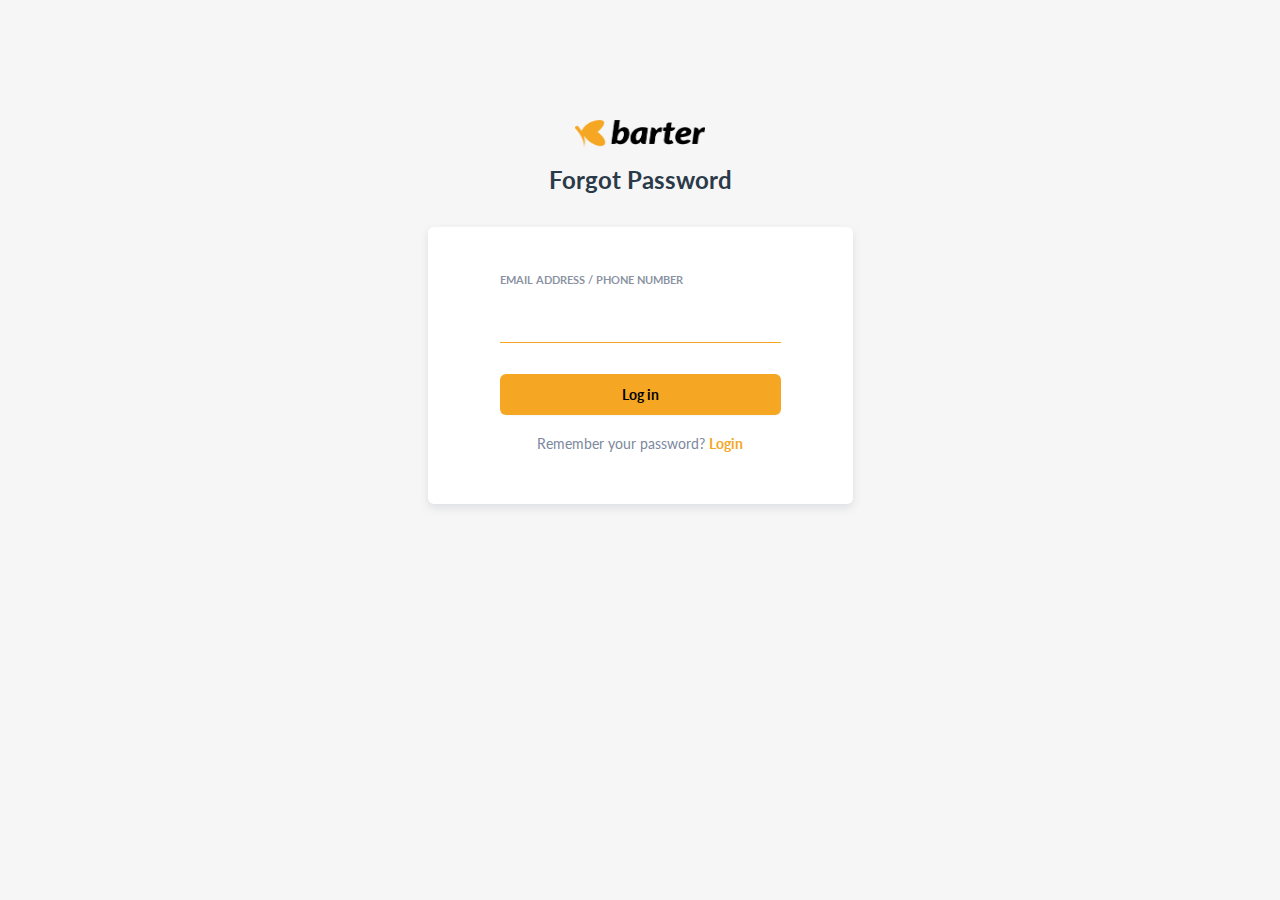
<file: forgotpassword_page/forgotpassword.html>
<!DOCTYPE html>
<html lang="en">
  <head>
    <meta charset="UTF-8" />
    <meta http-equiv="X-UA-Compatible" content="IE=edge" />
    <meta name="viewport" content="width=device-width, initial-scale=1.0" />
    <title>Be truly borderless</title>
    <!-- Favicon -->
    <link rel="icon" href="./images/favicon.png" type="images/x-icon" />
    <!-- Link to CSS File -->
    <link rel="stylesheet" href="forgotpassword.css" />
    <!-- Google Font(Lato) -->
    <link rel="preconnect" href="https://fonts.googleapis.com" />
    <link rel="preconnect" href="https://fonts.gstatic.com" crossorigin />
    <link
      href="https://fonts.googleapis.com/css2?family=Lato:wght@400;700&display=swap"
      rel="stylesheet"
    />
  </head>
  <body>
    <!-- Top Section -->
    <div id="top">
      <div>
        <a href="../index.html"
          ><img src="./images/barter-logo.png" alt="barter-logo" id="logo"
        /></a>
      </div>
      <div><h1>Forgot Password</h1></div>
    </div>

    <!-- Form Section -->
    <div class="bottom">
      <form id="form">
        <div class="form-control">
          <label for="email/phone">EMAIL ADDRESS / PHONE NUMBER</label>
          <input
            type="email"
            name="email/phone"
            id="email"
            autocomplete="email"
            class="enter"
          />
          <div id="error_email"></div>
        </div>

        <button onclick="validate()">Log in</button>

        <div>
          <p class="register">
            Remember your password?
            <a href="../login_page/login.html">Login</a>
          </p>
        </div>
      </form>
    </div>

    <script src="./forgotpassword.js"></script>
  </body>
</html>
</file>
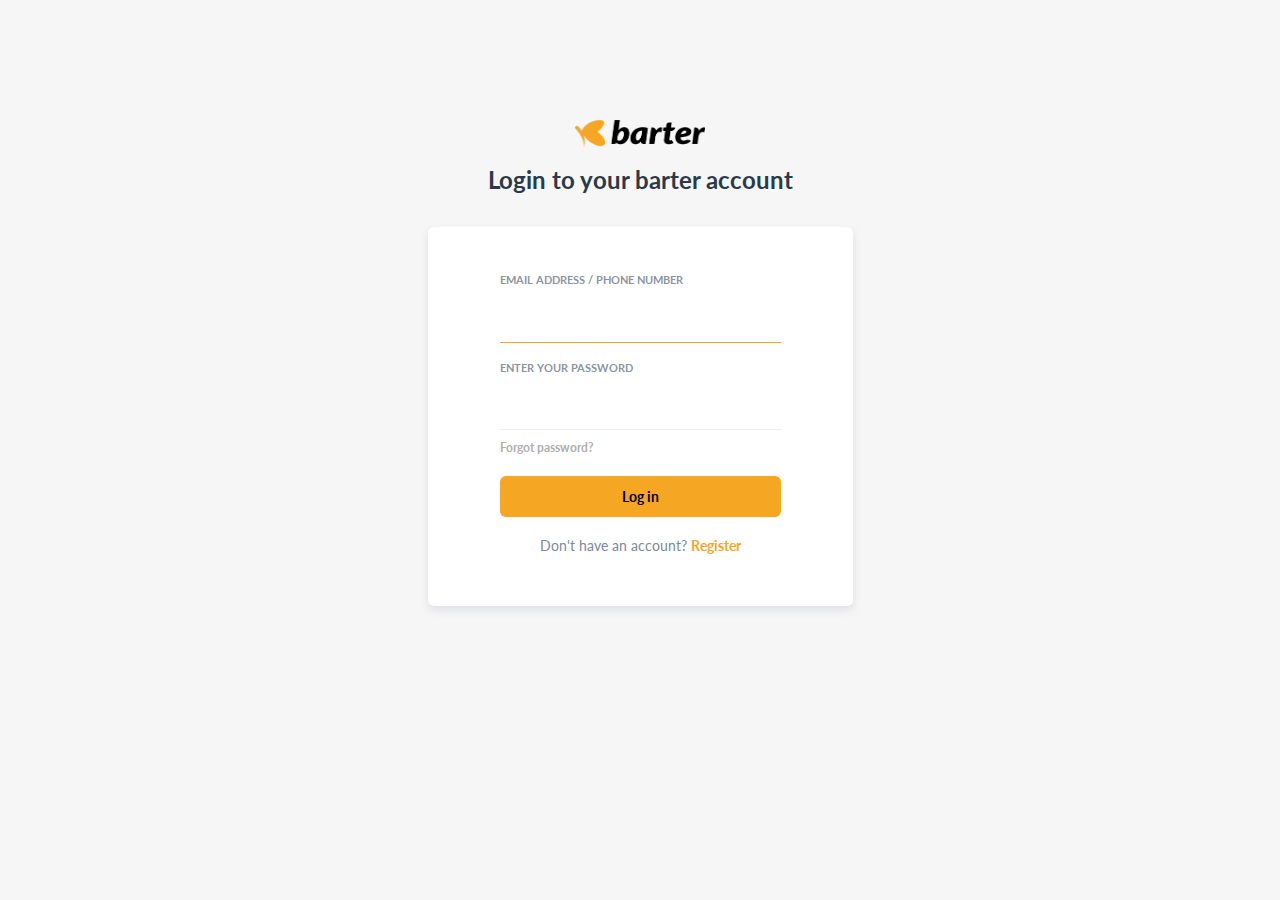
<file: login_page/login.html>
<!DOCTYPE html>
<html lang="en">
  <head>
    <meta charset="UTF-8" />
    <meta http-equiv="X-UA-Compatible" content="IE=edge" />
    <meta name="viewport" content="width=device-width, initial-scale=1.0" />
    <title>Be truly borderless</title>
    <!-- Favicon -->
    <link rel="icon" href="./images/favicon.png" type="images/x-icon" />
    <!-- Link to CSS File -->
    <link rel="stylesheet" href="login.css" />
    <!-- Google Font(Lato) -->
    <link rel="preconnect" href="https://fonts.googleapis.com" />
    <link rel="preconnect" href="https://fonts.gstatic.com" crossorigin />
    <link
      href="https://fonts.googleapis.com/css2?family=Lato:wght@400;700&display=swap"
      rel="stylesheet"
    />
  </head>
  <body>
    <!-- Top Section -->
    <div id="top">
      <div>
        <a href="../index.html"
          ><img src="./images/barter-logo.png" alt="barter-logo" id="logo"
        /></a>
      </div>
      <div><h1>Login to your barter account</h1></div>
    </div>

    <!-- Form Section -->
    <div class="bottom">
      <form id="form">
        <div class="form-control">
          <label for="email/phone">EMAIL ADDRESS / PHONE NUMBER</label>
          <input
            type="email"
            name="email/phone"
            id="email"
            autocomplete="email"
            class="enter"
          />
          <div id="error_email"></div>
        </div>

        <div class="form-control">
          <label for="password">ENTER YOUR PASSWORD</label>
          <input
            type="password"
            id="password"
            name="password"
            autocomplete="new-password"
            pattern="(?=.*\d)(?=.*[a-z])(?=.*[A-Z]).{8,}"
            title="Must contain at least one number and one uppercase and lowercase letter, and at least 8 or more characters"
            class="enter"
          />
        </div>

        <p class="forgot">
          <a href="../forgotpassword_page/forgotpassword.html"
            >Forgot password?</a
          >
        </p>

        <button>Log in</button>

        <div>
          <p class="register">
            Don't have an account?
            <a href="../signup_page/signup.html">Register</a>
          </p>
        </div>
      </form>
    </div>

    <script src="./login.js"></script>
  </body>
</html>
</file>
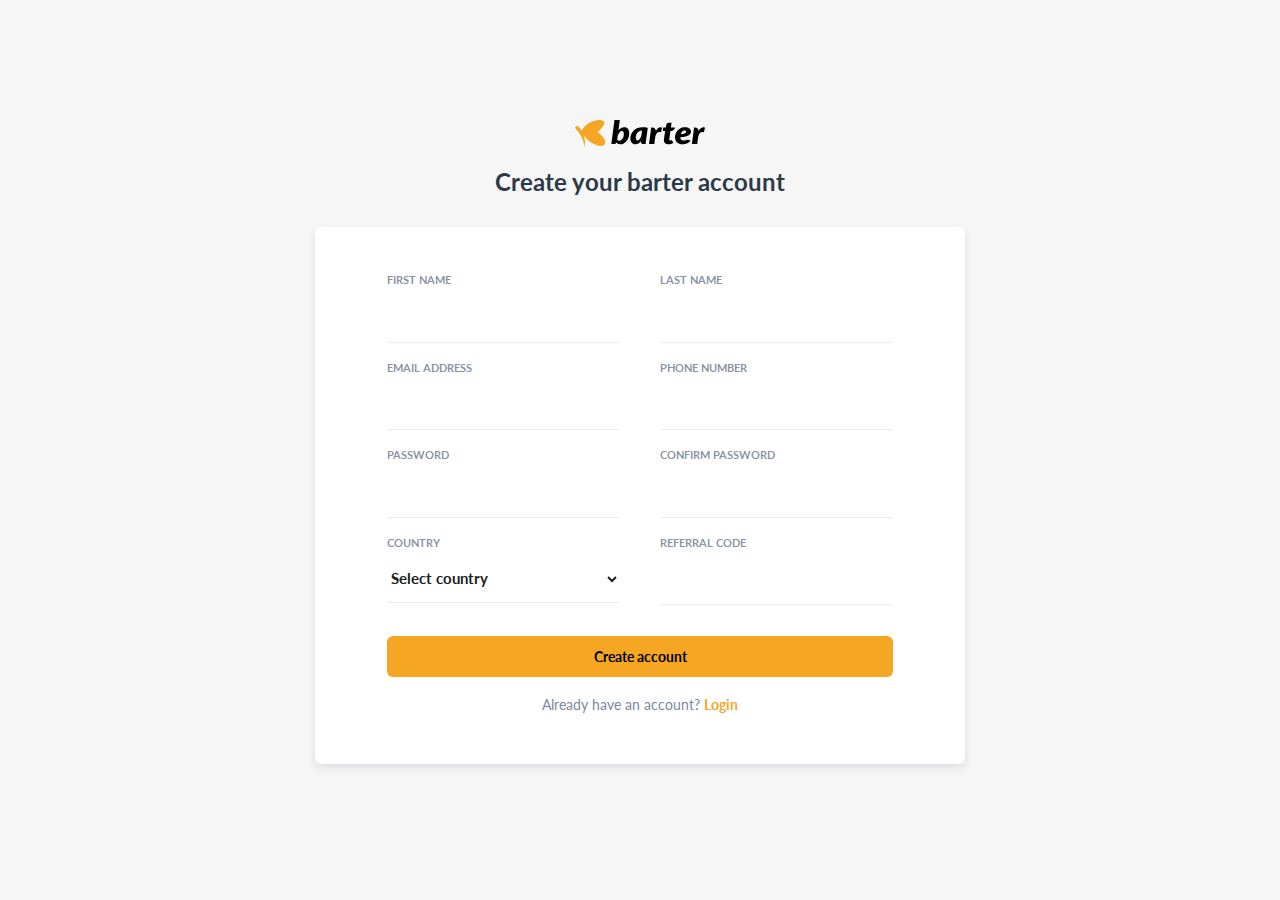
<file: signup_page/signup.html>
<!DOCTYPE html>
<html lang="en">
<head>
    <meta charset="UTF-8">
    <meta http-equiv="X-UA-Compatible" content="IE=edge">
    <meta name="viewport" content="width=device-width, initial-scale=1.0">
    <title>Be truly borderless</title>
    <!-- Favicon -->
    <link rel="shortcut icon" href="./images/favicon.png" type="image/x-icon">
    <!-- CSS File -->
    <link rel="stylesheet" href="./signup.css" type="text/css">
    <!-- Google Font(Lato) -->
    <link rel="preconnect" href="https://fonts.googleapis.com">
    <link rel="preconnect" href="https://fonts.gstatic.com" crossorigin>
    <link href="https://fonts.googleapis.com/css2?family=Lato:wght@400;700&display=swap" rel="stylesheet">
</head>
<body>
    
    <!-- Top Section of Page Starts Here -->
    <div id="top-section">
        
        <div id="top">
            
            <div><a href="../index.html"><img src="./images/barter.svg" alt="barter" id="logo"></a></div>
            <div><h1>Create your barter account</h1</div>
        
        </div>

    </div>

    <!-- Form Section of Page Starts Here  -->
    <div id="bottom-section">

        <form id="form">

            <div class="form-control">

                <div class="rows first">

                    <div class="label">
                        <label for="fname">First Name</label>
                    </div>
    
                    <div class="input">
                        <input type="text" name="fname" id="fname" required>
                    </div>

                </div>

                <div class="rows">

                    <div class="label">
                        <label for="lname">Last Name</label>
                    </div>
    
                    <div class="input">
                        <input type="text" name="lname" id="lname" required>
                    </div>

                </div>
                
            </div>

            <div class="form-control">

                <div class="rows first">

                    <div class="label">
                        <label for="email">Email Address</label>
                    </div>
    
                    <div class="input">
                        <input type="email" name="email" id="email" autocomplete="email" required>
                    </div>

                </div>

                <div class="rows">

                    <div class="label">
                        <label for="phone">Phone Number</label>
                    </div>
    
                    <div class="input">
                        <input type="tel" name="phone" id="phone" min="11" max="15" autocomplete="tel" required>
                    </div>

                </div>
                
            </div>

            <div class="form-control">

                <div class="rows first">

                    <div class="label">
                        <label for="Password">Password</label>
                    </div>
    
                    <div class="input">
                        <input type="password" name="password" id="password" autocomplete="new-password" required>
                    </div>

                </div>

                <div class="rows">

                    <div class="label">
                        <label for="password2">Confirm Password</label>
                    </div>
    
                    <div class="input">
                        <input type="password" name="password2" id="password2" autocomplete="new-password" required>
                    </div>

                </div>
                
            </div>

            <div class="form-control">

                <div class="rows first">

                    <div class="label">
                        <label for="country">Country</label>
                    </div>
    
                    <div class="input">
                        <select name="country" id="country" required>
                            <option value="" selected>Select country</option>
                            <option value="NG">Nigeria</option>
                            <option value="US">United States</option>
                            <option value="UK">United Kingdom</option>
                            <option value="IR">Ireland</option>
                            <option value="GH">Ghana</option>
                            <option value="KE">Kenya</option>
                            <option value="UG">Uganda</option>
                            <option value="CA">Cameroon</option>
                            <option value="CI">Côte d'Ivoire</option>
                            <option value="FR">France</option>
                            <option value="GE">Germany</option>
                            <option value="IT">Italy</option>
                            <option value="VI">Vietnam</option>
                            <option value="BU">Burkina Faso</option>
                            <option value="SE">Senegal</option>
                            <option value="SA">South Africa</option>
                            <option value="HU">Hungary</option>
                            <option value="BE">Belgium</option>
                            <option value="SW">Sweden</option>
                            <option value="SP">Spain</option>
                            <option value="SL">Slovakia</option>
                            <option value="GR">Greece</option>
                            <option value="RO">Romania</option>
                            <option value="SV">Slovenia</option>
                            <option value="LU">Luxembourg</option>
                            <option value="CR">Croatia</option>
                            <option value="ES">Estonia</option>
                            <option value="PO">Portugal</option>
                            <option value="FI">Finland</option>
                            <option value="MA">Malta</option>
                            <option value="CY">Cyprus</option>
                            <option value="CZ">Czechia</option>
                            <option value="NE">Netherlands</option>
                            <option value="PL">Poland</option>
                            <option value="LI">Lithuania</option>
                            <option value="LA">Latvia</option>
                            <option value="BU">Bulgaria</option>
                            <option value="DE">Denmark</option>
                            <option value="AS">Austria</option>
                            <option value="CA">Canada</option>
                            <option value="UO">United States MINOR outlying Islands</option>
                        </select>
                    </div>
                    <div id="error_select"></div>

                </div>

                <div class="rows">

                    <div class="label">
                        <label for="referral">Referral Code</label>
                    </div>
    
                    <div class="input">
                        <input type="text" name="referral" id="referral">
                    </div>

                </div>

            </div>
            <div id="error_pwd"></div>

            <div>

                <button type="submit">Create account</button>

                <p>Already have an account? <span><a href="../login_page/login.html">Login</a> </span></p>

            </div>
            
        </form>

    </div>


    <script src="./signup.js"></script>

</body>
</html>
</file>
<file: forgotpassword_page/forgotpassword.css>
/* Styling Page */
*{
    margin: 0;
    padding: 0;
    box-sizing: border-box;
}

body{
    background-color: #f6f6f6;
    font-family: 'Lato', sans-serif;
    font-weight: 400;
    margin-top: 120px;
    margin-bottom: 120px;
}

/* Styling Top Section */
#top {
    text-align: center;
    margin-bottom: 33px;
}

#logo {
    width: 130px;    
    height: 28px;
    margin-bottom: 14px;
}

h1 {
    font-size: 24px;
    font-weight: 700;
    color: #2b3a49;
    text-shadow: 1px 1px 1px rgba(0, 0, 0, 0);
}

/* Styling Form Section */
form{
    background-color: #fff;
    width: 425px;
    margin: 0 auto;
    padding: 46px 72px 50px 72px;
    border-radius: 6px;
    box-shadow: 0 4px 8px 0 rgba(131, 137, 160, 0.2);
}

.form-control {
    width: 100%;
    margin-bottom: 18px;
}

label {
    text-transform: uppercase;
    font-size: 11px;
    font-weight: 700;
    margin-bottom: 6px;
    color: rgba(84,98,120,.7);
    display: block;
    text-shadow: 1px 1px 1px rgba(0, 0, 0, 0);
}

input {
    font-family: 'Lato', sans-serif;
    background: transparent;
    border-bottom:1.6px solid #afafaf;
    border-color: rgba(124,136,157,.15);
    border-width: 0 0 1.6px 0;
    color: #1b1d1c;
    font-size: 15px;
    font-weight: 700;
    padding: 13.5px 0;
    outline: none;
    display: block;
    line-height: 1.5em;
    width: 100%;
}

input:focus {
    border-color: #f5a623;
    transition-duration: 0.3s;
    transition-timing-function: ease-in;
}

#error {
    color: #ff0000;
    font-weight: 400;
    font-size: 12px;
    font-family: inherit;
    text-align: left;
    row-gap: 0;
    margin-top: -10px;
    display: none;
    text-shadow: 1px 1px 1px rgba(0, 0, 0, 0);
}

.forgot {
    margin-top: -12px;
    margin-bottom: 8px;
}

.forgot a {
    color: #afafaf;
    font-size: 12px;
    font-weight: 700;
    text-decoration: none;
    transition: all .3s ease;
    text-shadow: 1px 1px 1px rgba(0, 0, 0, 0);
}

.forgot a:hover {
    color: #f5a623;
    text-decoration: underline;
}

form button {
    font-family: 'Lato', sans-serif;
    margin-top: 13px;
    width: 100%;
    background-color: #f5a623;
    color: #000;
    font-size: 14px;
    font-weight: 700;
    outline: none;
    padding: 12px 0;
    border: none;
    box-shadow: 0 1px 2px 0 hsla(0, 0%, 84%, 0.22);
    border-radius: 6px;
    cursor: pointer;
    margin-bottom: 18px;
}

form button:hover {
    background-color: #c88009;
    transition-duration: 0.25s;
    transition-timing-function: ease-in;
}

.register {
    text-align: center;
    color: #7c889d;
    line-height: 1.5em;
    font-size: 14px;
    text-shadow: 1px 1px 1px rgba(0, 0, 0, 0);
}

.register a {
    color: #f5a623;
    font-weight: 700;
    text-decoration: none;
    transition: all .3s ease;
}

.register a:hover {
    text-decoration: underline;
}


/* Responsiveness */
@media screen and (max-width:768px){
    /* Styling Page */
    body {
        padding: 0 15px;
        margin-top: 60px;
        margin-bottom: 60px;
    }

    /* Styling Top Section */
    h1 {
        font-size: 18px;
    }

    /* Styling Form Section */
    form{
        width: 425px;
        max-width: 100%;
        padding: 22px 24px 29px 24px;
    }
    
}
</file>
<file: login_page/login.css>
/* Styling Page */
*{
    margin: 0;
    padding: 0;
    box-sizing: border-box;
}

body{
    background-color: #f6f6f6;
    font-family: 'Lato', sans-serif;
    font-weight: 400;
    margin-top: 120px;
    margin-bottom: 120px;
}

/* Styling Top Section */
#top {
    text-align: center;
    margin-bottom: 33px;
}

#logo {
    width: 130px;    
    height: 28px;
    margin-bottom: 14px;
}

h1 {
    font-size: 24px;
    font-weight: 700;
    color: #2b3a49;
    text-shadow: 1px 1px 1px rgba(0, 0, 0, 0);
}

/* Styling Form Section */
form{
    background-color: #fff;
    width: 425px;
    margin: 0 auto;
    padding: 46px 72px 50px 72px;
    border-radius: 6px;
    box-shadow: 0 4px 8px 0 rgba(131, 137, 160, 0.2);
}

.form-control {
    width: 100%;
    margin-bottom: 18px;
}

label {
    text-transform: uppercase;
    font-size: 11px;
    font-weight: 700;
    margin-bottom: 6px;
    color: rgba(84,98,120,.7);
    display: block;
    text-shadow: 1px 1px 1px rgba(0, 0, 0, 0);
}

input {
    font-family: 'Lato', sans-serif;
    background: transparent;
    border-bottom:1.6px solid #afafaf;
    border-color: rgba(124,136,157,.15);
    border-width: 0 0 1.6px 0;
    color: #1b1d1c;
    font-size: 15px;
    font-weight: 700;
    padding: 13.5px 0;
    outline: none;
    display: block;
    line-height: 1.5em;
    width: 100%;
}

input:focus {
    border-color: #f5a623;
    transition-duration: 0.3s;
    transition-timing-function: ease-in;
}

#error {
    color: #ff0000;
    font-weight: 400;
    font-size: 12px;
    font-family: inherit;
    text-align: left;
    row-gap: 0;
    margin-top: -10px;
    display: none;
    text-shadow: 1px 1px 1px rgba(0, 0, 0, 0);
}

.forgot {
    margin-top: -12px;
    margin-bottom: 8px;
}

.forgot a {
    color: #afafaf;
    font-size: 12px;
    font-weight: 700;
    text-decoration: none;
    transition: all .3s ease;
    text-shadow: 1px 1px 1px rgba(0, 0, 0, 0);
}

.forgot a:hover {
    color: #f5a623;
    text-decoration: underline;
}

form button {
    font-family: 'Lato', sans-serif;
    margin-top: 13px;
    width: 100%;
    background-color: #f5a623;
    color: #000;
    font-size: 14px;
    font-weight: 700;
    outline: none;
    padding: 12px 0;
    border: none;
    box-shadow: 0 1px 2px 0 hsla(0, 0%, 84%, 0.22);
    border-radius: 6px;
    cursor: pointer;
    margin-bottom: 18px;
}

form button:hover {
    background-color: #c88009;
    transition-duration: 0.25s;
    transition-timing-function: ease-in;
}

.register {
    text-align: center;
    color: #7c889d;
    line-height: 1.5em;
    font-size: 14px;
    text-shadow: 1px 1px 1px rgba(0, 0, 0, 0);
}

.register a {
    color: #f5a623;
    font-weight: 700;
    text-decoration: none;
    transition: all .3s ease;
}

.register a:hover {
    text-decoration: underline;
}


/* Responsiveness */
@media screen and (max-width:768px){
    /* Styling Page */
    body {
        padding: 0 15px;
        margin-top: 60px;
        margin-bottom: 60px;
    }

    /* Styling Top Section */
    h1 {
        font-size: 18px;
    }

    /* Styling Form Section */
    form{
        width: 425px;
        max-width: 100%;
        padding: 22px 24px 29px 24px;
    }
    
}
</file>
<file: signup_page/signup.css>
/* Styling Page */
* {
    box-sizing: border-box;
}

body {
    padding: 0;
    margin: 0;
    font-weight: 400;
    background-color: #f6f6f6;
    margin-top: 120px;
    margin-bottom: 120px;
    font-family: 'Lato', sans-serif;
}

/* Styling Top Section */
div #top {
    margin-bottom: 31px;
    text-align: center;
}

#logo {
    width: 130px;    
    height: 28px;
}

h1 {
    font-size: 24px;
    font-weight: 700;
    color: #2b3a49;
    text-shadow: 1px 1px 1px rgba(0, 0, 0, 0);
}


/* Styling Bottom Section */
form {
    background-color: #fff;
    padding: 46px 72px 35px 72px;
    border-radius: 6px;
    box-shadow: 0 4px 8px 0 rgba(131, 137, 160, 0.2);
    width: 650px;    
    margin: 0 auto;
}

.form-control {
    display: flex;
    justify-content: space-between;
    margin-bottom: 18px;
    width: 100%;
}

.rows {
    width: 233px;
}

label {
    text-transform: uppercase;
    font-size: 11px;
    font-weight: 700;
    margin-bottom: 6px;
    color: rgba(84,98,120,.7);
    display: block;
    text-shadow: 1px 1px 1px rgba(0, 0, 0, 0);
}

input, select  {
    font-family: 'Lato', sans-serif;
    background: transparent;
    border-bottom:1.6px solid #afafaf;
    border-color: rgba(124,136,157,.15);
    border-width: 0 0 1.6px 0;
    color: #1b1d1c;
    font-size: 15px;
    font-weight: 700;
    padding: 13.5px 0;
    outline: none;
    display: block;
    line-height: 1.5em;
    width: 100%;
}

input:focus {
    border-color: #f5a623;
    transition-duration: 0.3s;
    transition-timing-function: ease-in;
}

option {
    font-family: 'Lato', sans-serif;
    color: #1b1d1c;
    font-size: 15px;
}

button {
    font-family: 'Lato', sans-serif;
    margin-top: 13px;
    width: 100%;
    background-color: #f5a623;
    color: #000;
    font-size: 14px;
    font-weight: 700;
    outline: none;
    padding: 12px 0;
    border: none;
    box-shadow: 0 1px 2px 0 hsla(0, 0%, 84%, 0.22);
    border-radius: 6px;
    cursor: pointer;
    margin-bottom: 3px;
}

button:hover {
    background-color: #c88009;
    transition-duration: 0.25s;
    transition-timing-function: ease-in;
}

p {
    text-align: center;
    text-shadow: 1px 1px 1px rgba(0, 0, 0, 0);
    color: #7c889d;
    line-height: 1.5em;
    font-size: 14px;
}

p span a {
    color: #f5a623;
    text-decoration: none;
    font-weight: 700;
}

p span a:hover {
    text-decoration: underline;
}
#error_pwd, #error_select {
    color: red;
    font-size: 12px;
}


/* Responsiveness */
@media screen and (max-width:700px) {
    /* Styling Page */
    body {
        padding: 0 15px;
        margin-top: 60px;
        margin-bottom: 60px;
    }

    /* Styling Top Section */
    h1 {
        font-size: 18px;
        margin-bottom: 34px;
    }

    /* Styling Form Section */
    form {
        width: 100%;
        padding: 22px 24px 12px 24px;
    }

    .form-control {
        flex-direction: column;
    }

    .rows {
        width: 100%;
    }

    .first {
        margin-bottom: 18px;
    }

    input, select {
        padding: 13.7px 0;
    }

    button {
        padding: 13.7px 0;
    }

}
</file>
